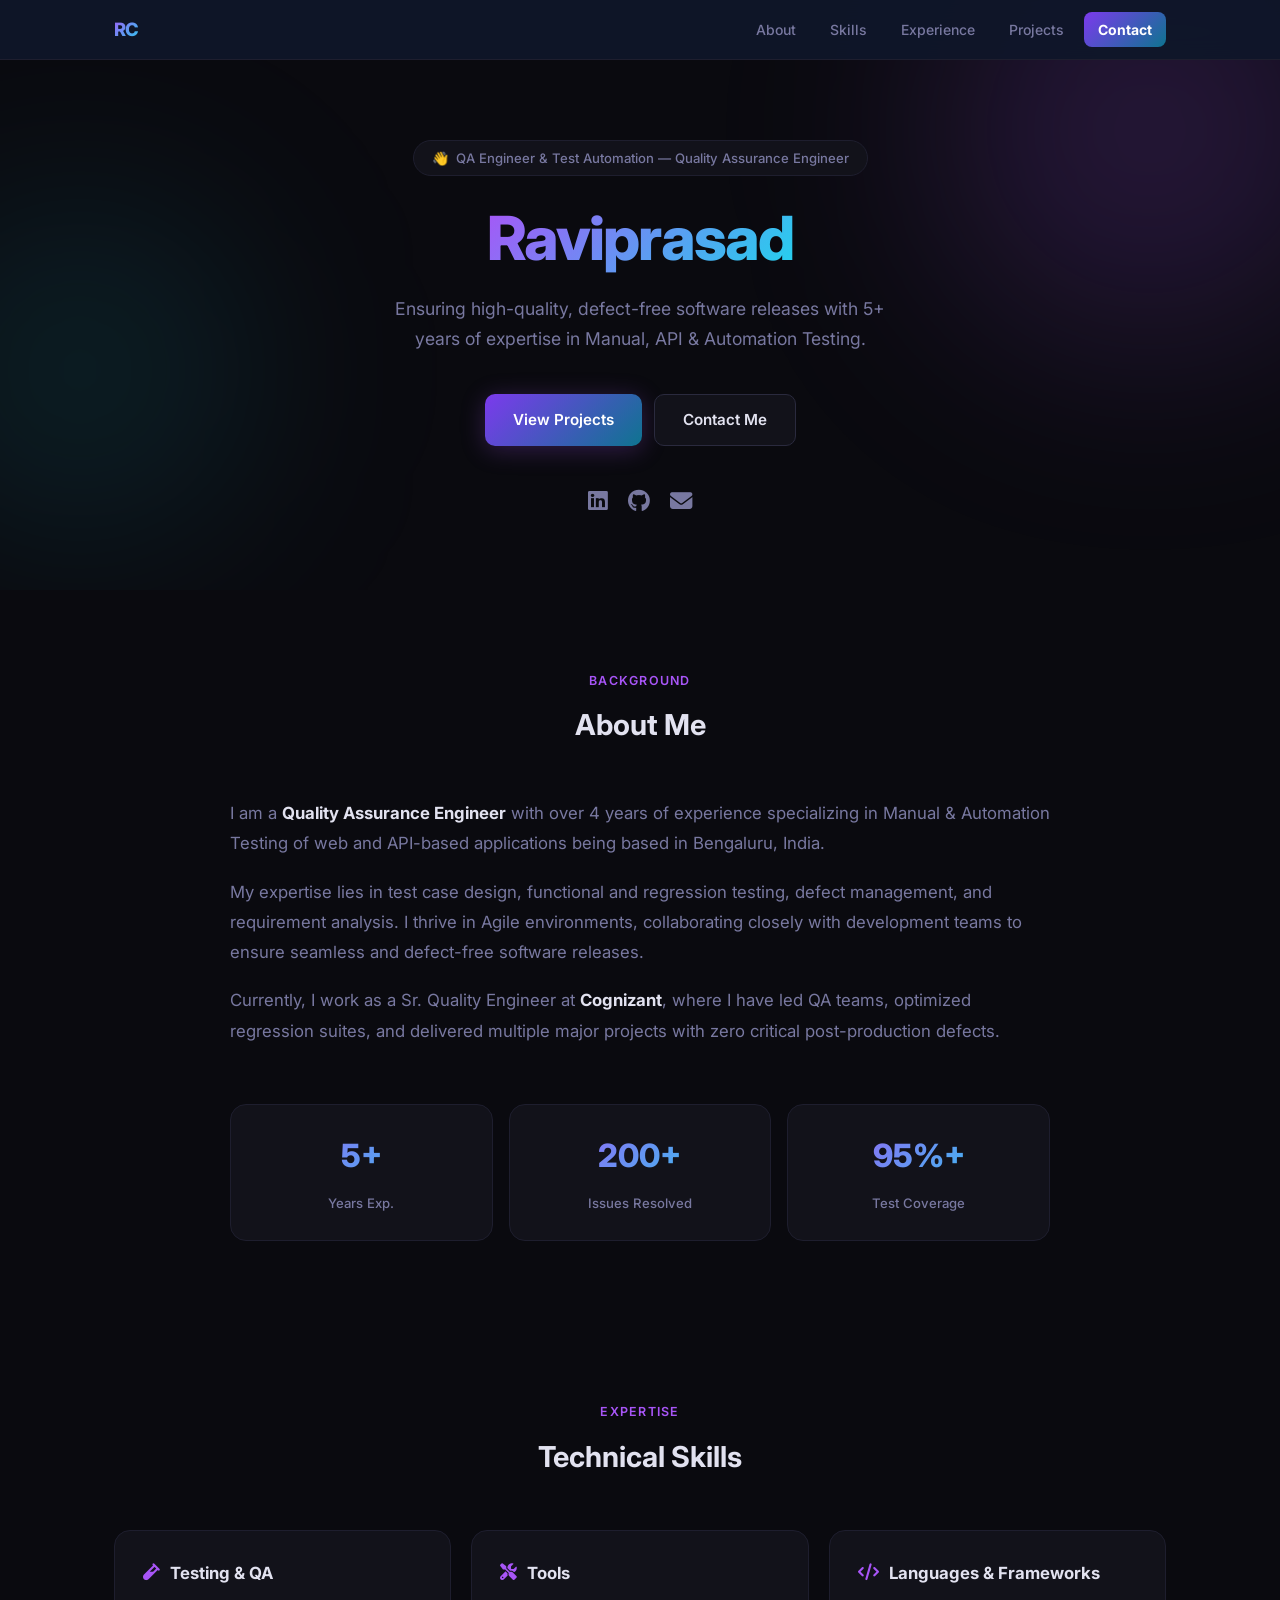
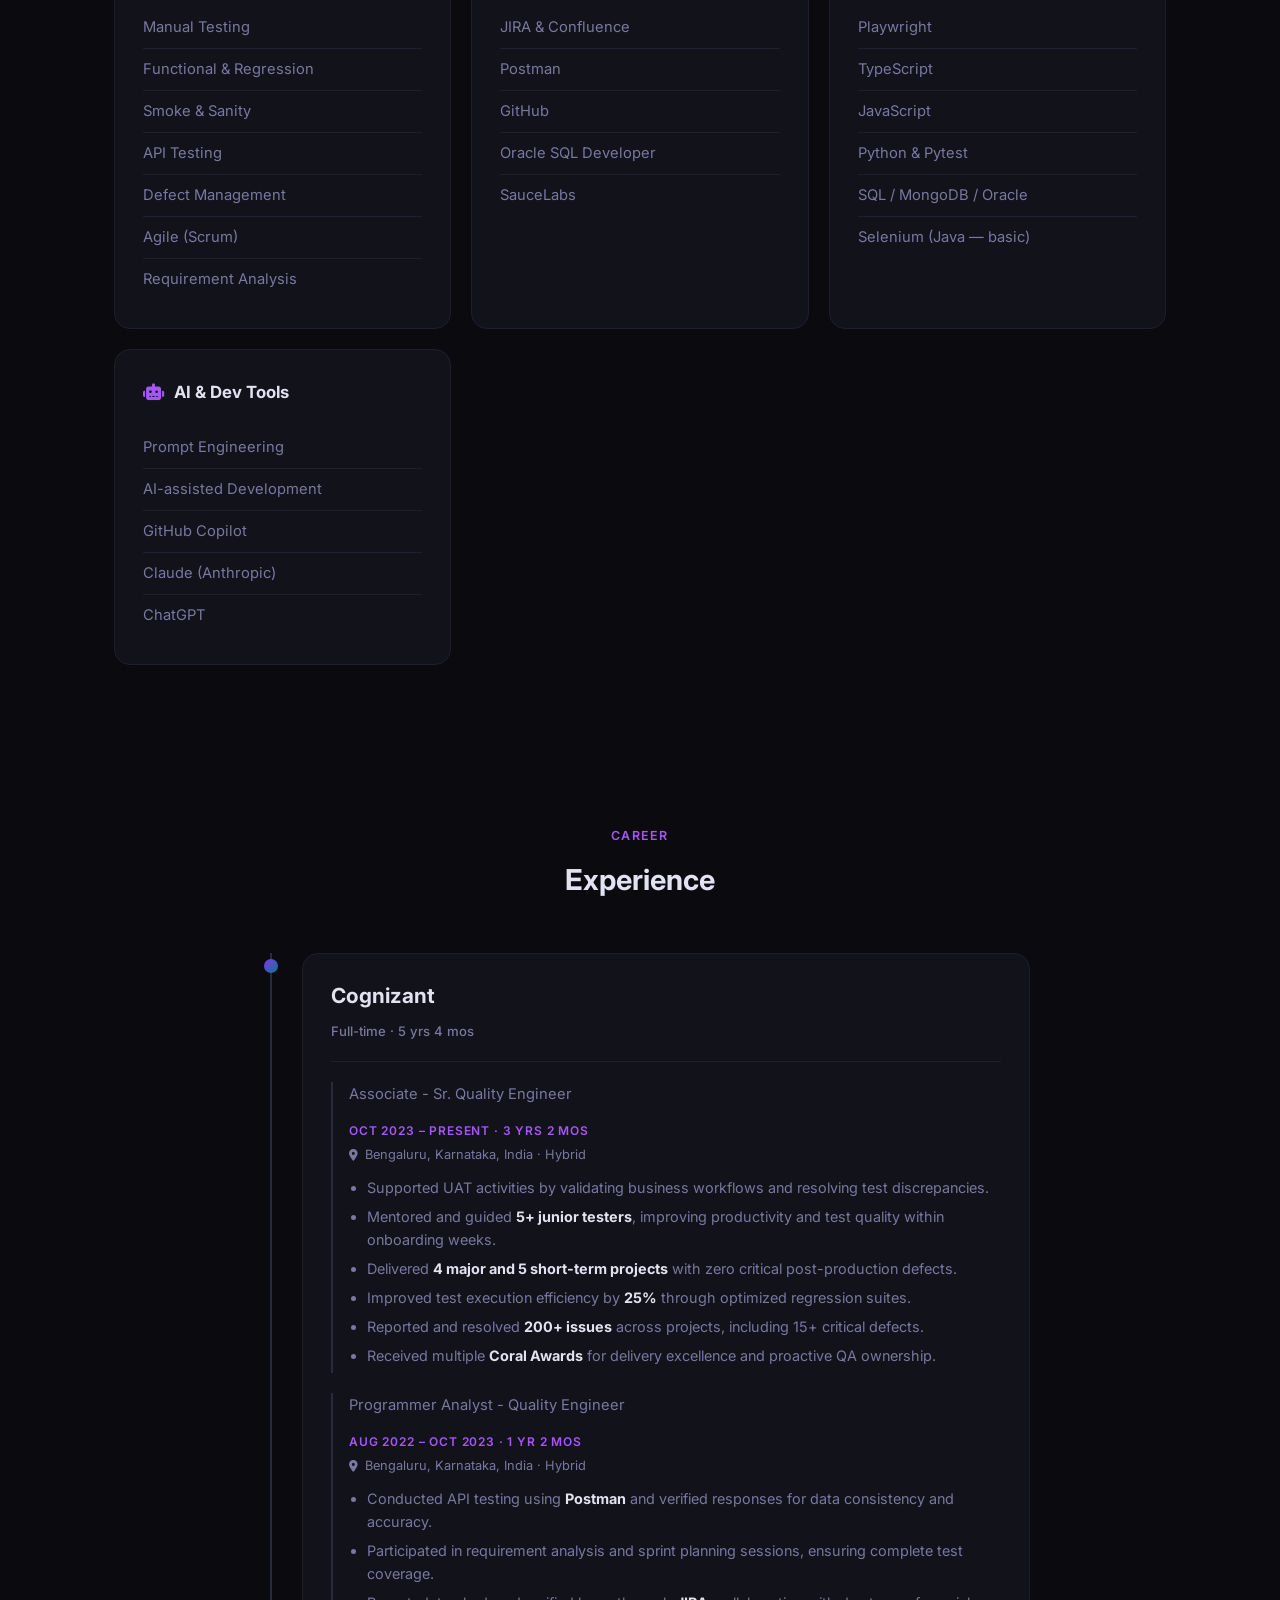
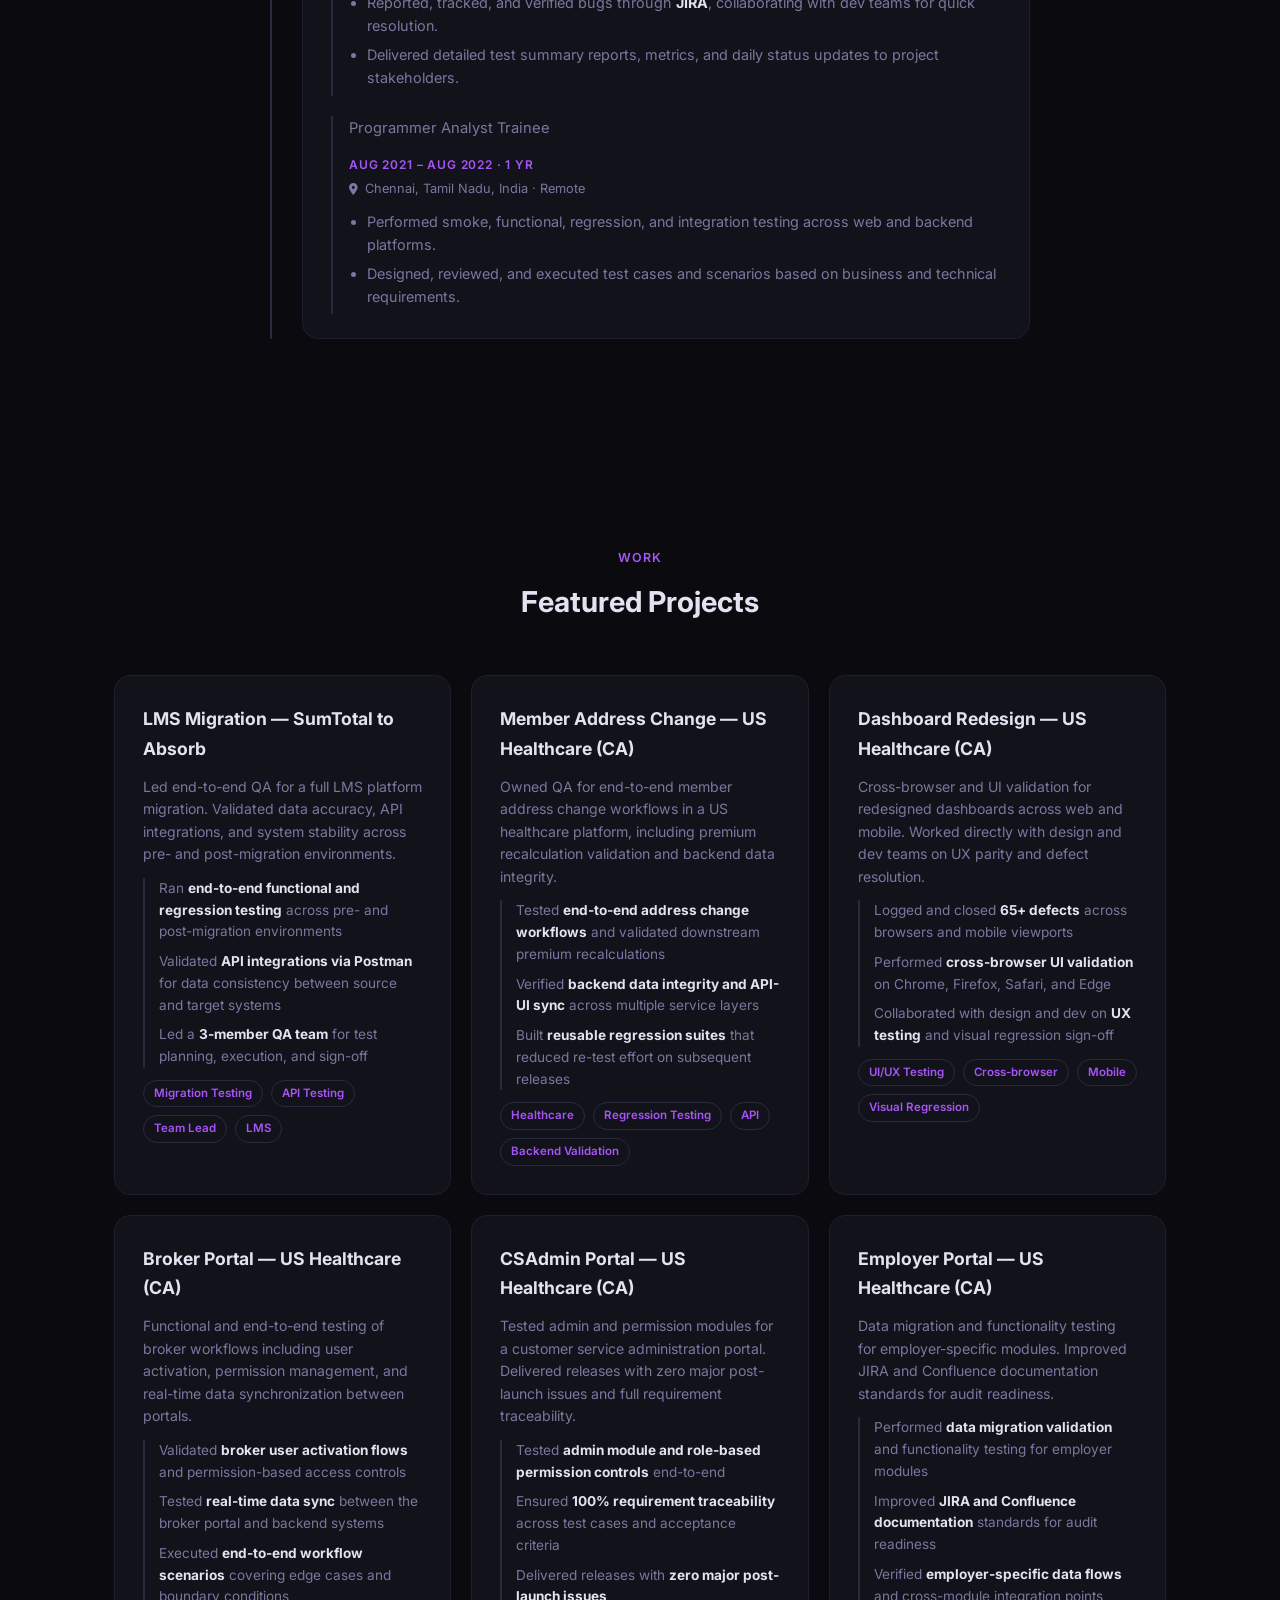
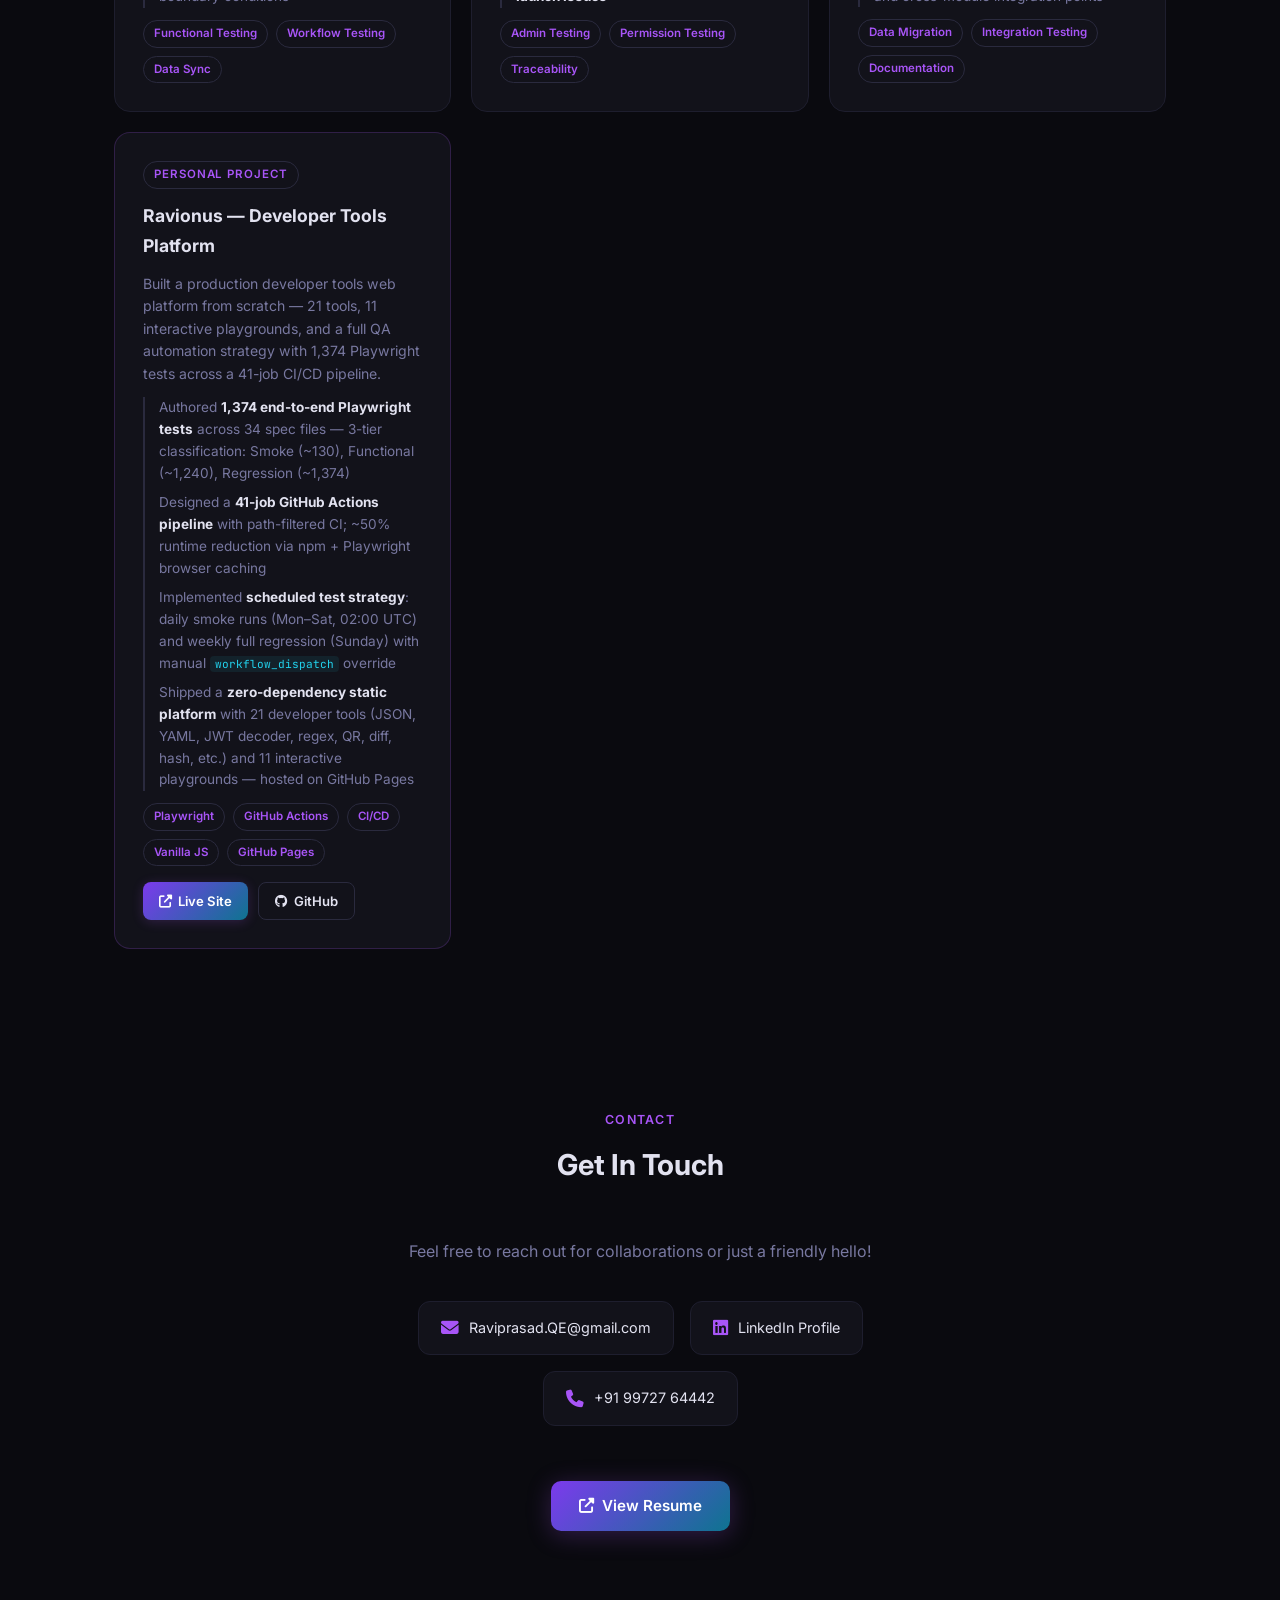
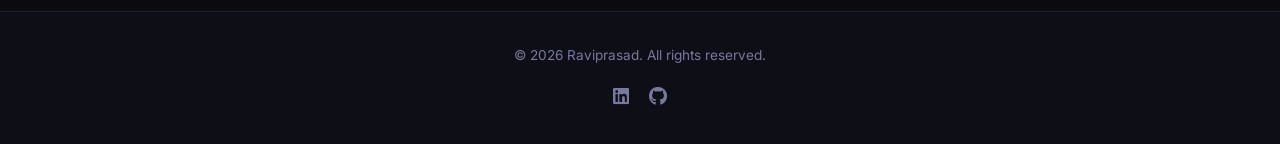
<file: index.html>
<!DOCTYPE html>
<html lang="en">

<head>
    <meta charset="UTF-8">
    <meta name="viewport" content="width=device-width, initial-scale=1.0">
    <meta id="meta-description" name="description" content="">
    <title>Raviprasad | QA Engineer</title>
    <!-- Dynamic Favicon -->
    <link id="favicon" rel="icon" type="image/svg+xml"
        href="data:image/svg+xml,<svg xmlns='http://www.w3.org/2000/svg' viewBox='0 0 100 100'><text y='.9em' font-size='90'>🚀</text></svg>">
    <!-- Fonts -->
    <link rel="preconnect" href="https://fonts.googleapis.com">
    <link rel="preconnect" href="https://fonts.gstatic.com" crossorigin>
    <link href="https://fonts.googleapis.com/css2?family=Inter:wght@400;500;600;700;800&family=JetBrains+Mono:wght@400;500&display=swap" rel="stylesheet">
    <!-- Styles -->
    <link rel="stylesheet" href="style.css">
    <!-- Font Awesome for Icons -->
    <link rel="stylesheet" href="https://cdnjs.cloudflare.com/ajax/libs/font-awesome/6.4.0/css/all.min.css">
</head>

<body>
    <header id="header">
        <nav class="container">
            <a href="#" class="logo" id="site-logo"></a>
            <button class="mobile-toggle" aria-label="Toggle navigation">
                <i class="fas fa-bars"></i>
            </button>
            <ul class="nav-links" id="nav-links">
                <!-- Dynamic Nav -->
            </ul>
        </nav>
    </header>

    <main>
        <!-- Hero Section -->
        <section id="hero">
            <div class="container hero-content">
                <div class="hero-eyebrow" id="hero-greeting"></div>
                <h1 id="hero-name"></h1>
                <h2 id="hero-role" class="role"></h2>
                <p id="hero-tagline" class="tagline"></p>
                <div class="hero-actions">
                    <a href="#projects" class="btn-primary" id="btn-view-projects"></a>
                    <a href="#contact" class="btn-secondary" id="btn-contact-me"></a>
                </div>
                <div class="social-links" id="hero-social">
                    <!-- Dynamic Social Links -->
                </div>
            </div>
            <div class="bg-shape shape-1"></div>
            <div class="bg-shape shape-2"></div>
        </section>

        <!-- About Section -->
        <section id="about" class="section">
            <div class="container">
                <p class="section-label" id="label-about"></p>
                <h2 class="section-title" id="header-about"></h2>
                <div class="about-grid">
                    <div class="about-text" id="about-text">
                        <!-- Dynamic Text -->
                    </div>
                </div>
                <div class="stats" id="about-stats">
                    <!-- Dynamic Stats -->
                </div>
            </div>
        </section>

        <!-- Skills Section -->
        <section id="skills" class="section">
            <div class="container">
                <p class="section-label" id="label-skills"></p>
                <h2 class="section-title" id="header-skills"></h2>
                <div class="skills-grid" id="skills-grid">
                    <!-- Dynamic Skills -->
                </div>
            </div>
        </section>

        <!-- Experience Section -->
        <section id="experience" class="section">
            <div class="container">
                <p class="section-label" id="label-experience"></p>
                <h2 class="section-title" id="header-experience"></h2>
                <div class="timeline" id="experience-timeline">
                    <!-- Dynamic Experience -->
                </div>
            </div>
        </section>

        <!-- Projects Section -->
        <section id="projects" class="section">
            <div class="container">
                <p class="section-label" id="label-projects"></p>
                <h2 class="section-title" id="header-projects"></h2>
                <div class="projects-grid" id="projects-grid">
                    <!-- Dynamic Projects -->
                </div>
            </div>
        </section>

        <!-- Contact Section -->
        <section id="contact" class="section">
            <div class="container contact-container">
                <p class="section-label" id="label-contact"></p>
                <h2 class="section-title" id="header-contact"></h2>
                <p id="contact-tagline"></p>
                <div class="contact-methods" id="contact-methods">
                    <!-- Dynamic Contact Methods -->
                </div>
                <br>
                <p class="resume-download">
                    <a id="resume-link" href="#" target="_blank" class="btn-primary"><i
                            class="fas fa-external-link-alt"></i> <span id="resume-btn-text"></span></a>
                </p>
            </div>
        </section>
    </main>

    <footer>
        <div class="container">
            <p>&copy; <span id="current-year"></span> <span id="footer-name"></span>. All rights reserved.</p>
            <div class="footer-social" id="footer-social">
                <!-- Dynamic Footer Socials -->
            </div>
        </div>
    </footer>

    <script src="data.js"></script>
    <script src="script.js"></script>
</body>

</html>
</file>
<file: style.css>
/*
 * Portfolio Theme: Ravionus Design System
 */

/* ─── Custom Properties ─────────────────────────────────── */
:root {
    --bg:           #0a0a0f;
    --surface:      #12121a;
    --surface2:     #0e0e16;
    --border:       #1e1e2e;
    --border2:      #2a2a3e;
    --text:         #e2e2f0;
    --muted:        #7878a0;
    --purple:       #a855f7;
    --cyan:         #22d3ee;
    --green:        #22c55e;
    --red:          #ef4444;
    --yellow:       #eab308;
    --accent-g:     linear-gradient(135deg, #a855f7, #22d3ee);
    --btn-g:        linear-gradient(135deg, #7c3aed, #0e7490);

    --container-width: 1100px;
    --header-height:   60px;
    --radius:          10px;
    --transition:      0.18s ease;
}

/* ─── Reset & Base ──────────────────────────────────────── */
*, *::before, *::after {
    box-sizing: border-box;
    margin: 0;
    padding: 0;
}

html { scroll-behavior: smooth; }

body {
    font-family: 'Inter', system-ui, sans-serif;
    background: var(--bg);
    color: var(--text);
    line-height: 1.7;
    overflow-x: hidden;
    min-height: 100vh;
}

a {
    text-decoration: none;
    color: inherit;
    transition: color var(--transition), opacity var(--transition), transform var(--transition);
}

ul { list-style: none; }

button:focus-visible,
a:focus-visible {
    outline: 2px solid var(--cyan);
    outline-offset: 2px;
}

/* ─── Utilities ─────────────────────────────────────────── */
.container {
    max-width: var(--container-width);
    margin: 0 auto;
    padding: 0 24px;
}

.section {
    padding: 80px 0;
}

.section-label {
    font-size: 0.78rem;
    font-weight: 600;
    text-transform: uppercase;
    letter-spacing: 0.1em;
    color: var(--purple);
    margin-bottom: 10px;
    text-align: center;
}

.section-title {
    font-size: 1.8rem;
    font-weight: 700;
    text-align: center;
    margin-bottom: 48px;
    color: var(--text);
}

.gradient-text {
    background: var(--accent-g);
    -webkit-background-clip: text;
    -webkit-text-fill-color: transparent;
    background-clip: text;
}

/* ─── Header / Nav ──────────────────────────────────────── */
header {
    height: var(--header-height);
    background: rgba(10, 10, 15, 0.88);
    backdrop-filter: blur(12px);
    -webkit-backdrop-filter: blur(12px);
    position: fixed;
    top: 0;
    width: 100%;
    z-index: 200;
    border-bottom: 1px solid var(--border);
    display: flex;
    align-items: center;
    transition: background var(--transition), box-shadow var(--transition);
}

header .container {
    width: 100%;
    display: flex;
    justify-content: space-between;
    align-items: center;
}

.logo {
    font-size: 1.15rem;
    font-weight: 800;
    letter-spacing: -0.03em;
    background: var(--accent-g);
    -webkit-background-clip: text;
    -webkit-text-fill-color: transparent;
    background-clip: text;
}

.nav-links {
    display: flex;
    gap: 6px;
    align-items: center;
}

.nav-links a {
    display: inline-flex;
    align-items: center;
    gap: 6px;
    padding: 6px 14px;
    border-radius: 8px;
    font-size: 0.875rem;
    font-weight: 500;
    color: var(--muted);
    transition: color var(--transition), background var(--transition);
}

.nav-links a:hover {
    color: var(--text);
    background: var(--surface);
}

.nav-links a.nav-cta {
    background: var(--btn-g);
    color: #fff;
    font-weight: 700;
}

.nav-links a.nav-cta:hover {
    opacity: 0.9;
    transform: translateY(-1px);
}

.mobile-toggle {
    display: none;
    background: none;
    border: none;
    color: var(--text);
    font-size: 1.4rem;
    cursor: pointer;
    z-index: 201;
}

/* ─── Hero Section ──────────────────────────────────────── */
#hero {
    display: flex;
    align-items: center;
    position: relative;
    overflow: hidden;
    padding-top: var(--header-height);
}

.hero-content {
    max-width: 760px;
    margin: 0 auto;
    padding: 80px 24px 70px;
    text-align: center;
    position: relative;
    z-index: 1;
}

.hero-eyebrow {
    display: inline-flex;
    align-items: center;
    gap: 8px;
    border: 1px solid var(--border);
    border-radius: 999px;
    padding: 6px 18px;
    font-size: 0.82rem;
    font-weight: 500;
    color: var(--muted);
    background: var(--surface);
    margin-bottom: 28px;
}

#hero h1 {
    font-size: clamp(2.4rem, 6vw, 3.8rem);
    font-weight: 800;
    line-height: 1.15;
    letter-spacing: -0.03em;
    margin-bottom: 20px;
}

#hero .role {
    display: none;
}

#hero .tagline {
    font-size: 1.1rem;
    color: var(--muted);
    line-height: 1.7;
    max-width: 520px;
    margin: 0 auto 40px;
}

.hero-actions {
    display: flex;
    gap: 12px;
    justify-content: center;
    flex-wrap: wrap;
    margin-bottom: 36px;
}

.social-links {
    display: flex;
    justify-content: center;
    gap: 20px;
}

.social-links a {
    font-size: 1.4rem;
    color: var(--muted);
}

.social-links a:hover {
    color: var(--text);
    transform: translateY(-3px);
}

.bg-shape {
    position: absolute;
    border-radius: 50%;
    filter: blur(110px);
    z-index: 0;
    pointer-events: none;
}

.shape-1 {
    width: 420px;
    height: 420px;
    background: rgba(168, 85, 247, 0.18);
    top: -80px;
    right: -80px;
}

.shape-2 {
    width: 320px;
    height: 320px;
    background: rgba(34, 211, 238, 0.12);
    bottom: 60px;
    left: -80px;
}

/* ─── Buttons ───────────────────────────────────────────── */
.btn-primary,
.btn-secondary {
    display: inline-flex;
    align-items: center;
    gap: 8px;
    padding: 12px 28px;
    border-radius: var(--radius);
    font-size: 0.95rem;
    font-weight: 600;
    cursor: pointer;
    border: none;
    transition: transform var(--transition), opacity var(--transition), box-shadow var(--transition);
    text-decoration: none;
}

.btn-primary {
    background: var(--btn-g);
    color: #fff;
    box-shadow: 0 4px 24px rgba(168, 85, 247, 0.25);
}

.btn-primary:hover {
    transform: translateY(-2px);
    opacity: 0.92;
}

.btn-secondary {
    background: var(--surface);
    border: 1px solid var(--border2);
    color: var(--text);
}

.btn-secondary:hover {
    border-color: var(--purple);
    color: var(--purple);
    transform: translateY(-2px);
}

/* ─── About Section ─────────────────────────────────────── */
.about-grid {
    display: grid;
    grid-template-columns: 1fr;
    gap: 40px;
    max-width: 820px;
    margin: 0 auto;
}

.about-text p {
    margin-bottom: 18px;
    color: var(--muted);
    font-size: 1.05rem;
    line-height: 1.8;
}

.about-text strong {
    color: var(--text);
}

.stats {
    display: grid;
    grid-template-columns: repeat(auto-fit, minmax(130px, 1fr));
    gap: 16px;
    margin-top: 40px;
    max-width: 820px;
    margin-left: auto;
    margin-right: auto;
}

.stat-item {
    text-align: center;
    padding: 24px 16px;
    background: var(--surface);
    border-radius: 16px;
    border: 1px solid var(--border);
    transition: border-color var(--transition), transform var(--transition);
}

.stat-item:hover {
    border-color: var(--purple);
    transform: translateY(-3px);
}

.stat-number {
    display: block;
    font-size: 2rem;
    font-weight: 800;
    background: var(--accent-g);
    -webkit-background-clip: text;
    -webkit-text-fill-color: transparent;
    background-clip: text;
    margin-bottom: 6px;
}

.stat-label {
    font-size: 0.82rem;
    color: var(--muted);
    font-weight: 500;
}

/* ─── Skills Section ────────────────────────────────────── */
.skills-grid {
    display: grid;
    grid-template-columns: repeat(auto-fill, minmax(280px, 1fr));
    gap: 20px;
}

.skill-category {
    background: var(--surface);
    padding: 28px;
    border-radius: 16px;
    border: 1px solid var(--border);
    transition: border-color 0.2s, transform 0.2s, box-shadow 0.2s;
    position: relative;
    overflow: hidden;
}

.skill-category::before {
    content: '';
    position: absolute;
    inset: 0;
    background: var(--accent-g);
    opacity: 0;
    transition: opacity 0.3s;
    pointer-events: none;
}

.skill-category:hover {
    border-color: rgba(124, 58, 237, 0.4);
    transform: translateY(-4px);
    box-shadow: 0 8px 32px rgba(124, 58, 237, 0.15);
}

.skill-category:hover::before {
    opacity: 0.04;
}

.skill-category h3 {
    display: flex;
    align-items: center;
    gap: 10px;
    margin-bottom: 20px;
    font-size: 1.05rem;
    font-weight: 700;
    color: var(--text);
    position: relative;
}

.skill-category h3 i {
    color: var(--purple);
}

.skill-category ul li {
    padding: 8px 0;
    color: var(--muted);
    font-size: 0.92rem;
    border-bottom: 1px solid var(--border);
    position: relative;
}

.skill-category ul li:last-child {
    border-bottom: none;
}

/* ─── Experience Section ────────────────────────────────── */
.timeline {
    max-width: 780px;
    margin: 0 auto;
    position: relative;
}

.timeline::after {
    content: '';
    position: absolute;
    width: 2px;
    background: var(--border2);
    top: 0;
    bottom: 0;
    left: 20px;
}

.timeline-item {
    padding-left: 52px;
    position: relative;
    margin-bottom: 48px;
}

.timeline-dot {
    position: absolute;
    width: 14px;
    height: 14px;
    background: var(--btn-g);
    border-radius: 50%;
    left: 14px;
    top: 6px;
    z-index: 1;
}

.timeline-date {
    font-size: 0.78rem;
    color: var(--purple);
    margin-bottom: 8px;
    font-weight: 600;
    text-transform: uppercase;
    letter-spacing: 0.08em;
}

.timeline-content {
    background: var(--surface);
    border: 1px solid var(--border);
    border-radius: 16px;
    padding: 24px 28px;
    transition: border-color 0.2s, box-shadow 0.2s;
}

.timeline-content:hover {
    border-color: rgba(124, 58, 237, 0.35);
    box-shadow: 0 6px 24px rgba(124, 58, 237, 0.1);
}

.timeline-content h3 {
    font-size: 1.25rem;
    font-weight: 700;
    margin-bottom: 4px;
}

.timeline-content h4 {
    font-weight: 400;
    font-size: 0.92rem;
    color: var(--muted);
    margin-bottom: 14px;
}

.timeline-content > p {
    color: var(--muted);
    font-size: 0.95rem;
    margin-bottom: 14px;
}

.timeline-content ul {
    list-style: disc;
    margin-left: 20px;
    color: var(--muted);
}

.timeline-content ul li {
    margin-bottom: 8px;
    font-size: 0.92rem;
    line-height: 1.6;
}

/* Company header inside timeline card */
.timeline-company-header {
    margin-bottom: 20px;
    padding-bottom: 16px;
    border-bottom: 1px solid var(--border);
}

.timeline-company-header h3 {
    font-size: 1.3rem;
    font-weight: 700;
    margin-bottom: 4px;
    color: var(--text);
}

.timeline-company-meta {
    font-size: 0.82rem;
    color: var(--muted);
    font-weight: 500;
}

/* Individual role rows */
.timeline-roles {
    display: flex;
    flex-direction: column;
    gap: 20px;
}

.timeline-role {
    border-left: 2px solid var(--border2);
    padding-left: 16px;
}

.timeline-role-header {
    margin-bottom: 10px;
}

.timeline-role-title {
    font-size: 1rem;
    font-weight: 700;
    color: var(--text);
    margin-bottom: 3px;
}

.timeline-role-meta {
    display: block;
    font-size: 0.75rem;
    font-weight: 600;
    text-transform: uppercase;
    letter-spacing: 0.07em;
    color: var(--purple);
    margin-bottom: 3px;
}

.timeline-role-location {
    display: block;
    font-size: 0.8rem;
    color: var(--muted);
    margin-bottom: 10px;
}

.timeline-role-location i {
    font-size: 0.72rem;
    margin-right: 3px;
}

.timeline-role ul {
    list-style: disc;
    margin-left: 18px;
    color: var(--muted);
}

.timeline-role ul li {
    margin-bottom: 6px;
    font-size: 0.9rem;
    line-height: 1.6;
}

.timeline-role ul li strong {
    color: var(--text);
}

/* ─── Projects Section ──────────────────────────────────── */
.projects-grid {
    display: grid;
    grid-template-columns: repeat(auto-fill, minmax(300px, 1fr));
    gap: 20px;
}

.project-card {
    background: var(--surface);
    border-radius: 16px;
    border: 1px solid var(--border);
    overflow: hidden;
    position: relative;
    display: flex;
    flex-direction: column;
    transition: border-color 0.2s, transform 0.2s, box-shadow 0.2s;
}

.project-card::before {
    content: '';
    position: absolute;
    inset: 0;
    background: var(--accent-g);
    opacity: 0;
    transition: opacity 0.3s;
    pointer-events: none;
}

.project-card:hover {
    border-color: rgba(124, 58, 237, 0.4);
    transform: translateY(-4px);
    box-shadow: 0 8px 32px rgba(124, 58, 237, 0.15);
}

.project-card:hover::before {
    opacity: 0.04;
}

.project-content {
    padding: 28px;
    display: flex;
    flex-direction: column;
    gap: 12px;
    flex: 1;
    position: relative;
}

.project-content h3 {
    font-size: 1.1rem;
    font-weight: 700;
    color: var(--text);
}

.project-desc {
    font-size: 0.88rem;
    color: var(--muted);
    line-height: 1.6;
}

.project-tags {
    display: flex;
    flex-wrap: wrap;
    gap: 8px;
}

.project-tags span {
    font-size: 0.72rem;
    font-weight: 600;
    background: transparent;
    color: var(--purple);
    border: 1px solid var(--border2);
    padding: 3px 10px;
    border-radius: 999px;
}

.project-badge {
    display: inline-flex;
    align-items: center;
    align-self: flex-start;
    font-size: 0.72rem;
    font-weight: 600;
    text-transform: uppercase;
    letter-spacing: 0.08em;
    color: var(--purple);
    border: 1px solid var(--border2);
    padding: 3px 10px;
    border-radius: 999px;
}

.project-card--personal {
    border-color: rgba(168, 85, 247, 0.2);
}

.project-card--personal:hover {
    border-color: rgba(168, 85, 247, 0.5);
    box-shadow: 0 8px 32px rgba(168, 85, 247, 0.15);
}

.project-highlights {
    list-style: none;
    margin: 0;
    padding: 0;
    border-left: 2px solid var(--border2);
    padding-left: 14px;
    display: flex;
    flex-direction: column;
    gap: 8px;
}

.project-highlights li {
    font-size: 0.85rem;
    color: var(--muted);
    line-height: 1.6;
}

.project-highlights strong {
    color: var(--text);
}

.project-highlights code {
    font-family: 'JetBrains Mono', 'Fira Code', monospace;
    font-size: 0.82em;
    background: rgba(34, 211, 238, 0.08);
    color: var(--cyan);
    padding: 1px 5px;
    border-radius: 4px;
}

.project-links {
    display: flex;
    gap: 10px;
    flex-wrap: wrap;
    margin-top: 4px;
}

.project-link {
    display: inline-flex;
    align-items: center;
    gap: 6px;
    font-size: 0.82rem;
    font-weight: 600;
    padding: 7px 16px;
    border-radius: 8px;
    background: var(--btn-g);
    color: #fff;
    transition: transform var(--transition), opacity var(--transition);
    box-shadow: 0 2px 12px rgba(168, 85, 247, 0.2);
}

.project-link:hover {
    transform: translateY(-2px);
    opacity: 0.9;
}

.project-link--repo {
    background: transparent;
    border: 1px solid var(--border2);
    color: var(--text);
    box-shadow: none;
}

.project-link--repo:hover {
    border-color: var(--purple);
    color: var(--purple);
    background: transparent;
}

/* ─── Contact Section ───────────────────────────────────── */
.contact-container {
    text-align: center;
    max-width: 680px;
    margin: 0 auto;
}

#contact-tagline {
    color: var(--muted);
    font-size: 1rem;
    margin-bottom: 16px;
}

.contact-methods {
    display: flex;
    justify-content: center;
    gap: 16px;
    flex-wrap: wrap;
    margin-top: 36px;
}

.contact-card {
    display: inline-flex;
    align-items: center;
    gap: 10px;
    background: var(--surface);
    padding: 14px 22px;
    border-radius: 12px;
    border: 1px solid var(--border);
    transition: border-color 0.2s, transform 0.2s, box-shadow 0.2s;
    color: var(--text);
    font-size: 0.9rem;
}

.contact-card:hover {
    border-color: rgba(124, 58, 237, 0.4);
    transform: translateY(-3px);
    box-shadow: 0 6px 20px rgba(124, 58, 237, 0.12);
}

.contact-card i {
    color: var(--purple);
    font-size: 1.1rem;
}

.resume-download {
    margin-top: 28px;
}

/* ─── Footer ────────────────────────────────────────────── */
footer {
    border-top: 1px solid var(--border);
    padding: 32px 24px;
    text-align: center;
    color: var(--muted);
    font-size: 0.85rem;
    background: var(--surface2);
}

footer p {
    margin-bottom: 14px;
}

.footer-social {
    display: flex;
    justify-content: center;
    gap: 20px;
}

.footer-social a {
    color: var(--muted);
    font-size: 1.15rem;
    transition: color var(--transition), transform var(--transition);
}

.footer-social a:hover {
    color: var(--purple);
    transform: translateY(-2px);
}

/* ─── Responsive ────────────────────────────────────────── */
@media (min-width: 1440px) {
    :root { --container-width: 1280px; }
    #hero h1 { font-size: 4.5rem; }
}

@media (max-width: 1024px) {
    .skills-grid,
    .projects-grid { gap: 16px; }
}

@media (max-width: 768px) {
    .mobile-toggle {
        display: block;
    }

    .nav-links {
        position: fixed;
        top: 0;
        right: -100%;
        height: 100vh;
        width: 75%;
        max-width: 300px;
        background: var(--surface);
        border-left: 1px solid var(--border);
        flex-direction: column;
        justify-content: center;
        gap: 4px;
        padding: 24px;
        transition: right 0.3s ease;
        box-shadow: -8px 0 32px rgba(0, 0, 0, 0.5);
    }

    .nav-links.active {
        right: 0;
    }

    .nav-links a {
        font-size: 1rem;
        padding: 10px 16px;
        width: 100%;
    }

    .hero-content {
        padding: 36px 20px 28px;
    }

    .hero-eyebrow {
        margin-bottom: 16px;
    }

    #hero h1 {
        margin-bottom: 12px;
    }

    #hero .tagline {
        margin: 0 auto 20px;
    }

    .hero-actions {
        margin-bottom: 20px;
    }

    .section-title { font-size: 1.5rem; }

    .contact-methods { flex-direction: column; align-items: center; }

    .skills-grid,
    .projects-grid { grid-template-columns: 1fr; }
}

@media (max-width: 640px) {
    .nav-links a { padding: 6px 10px; font-size: 0.8rem; }

    .hero-content { padding: 28px 16px 24px; }

    #hero h1 { font-size: clamp(2rem, 8vw, 2.6rem); }

    #hero .tagline { font-size: 1rem; }

    .btn-primary,
    .btn-secondary {
        padding: 11px 20px;
        font-size: 0.88rem;
        width: 100%;
        justify-content: center;
    }

    .hero-actions { flex-direction: column; }

    .timeline-item { padding-left: 32px; }
    .timeline::after { left: 10px; }
    .timeline-dot { left: 4px; }
}
</file>
